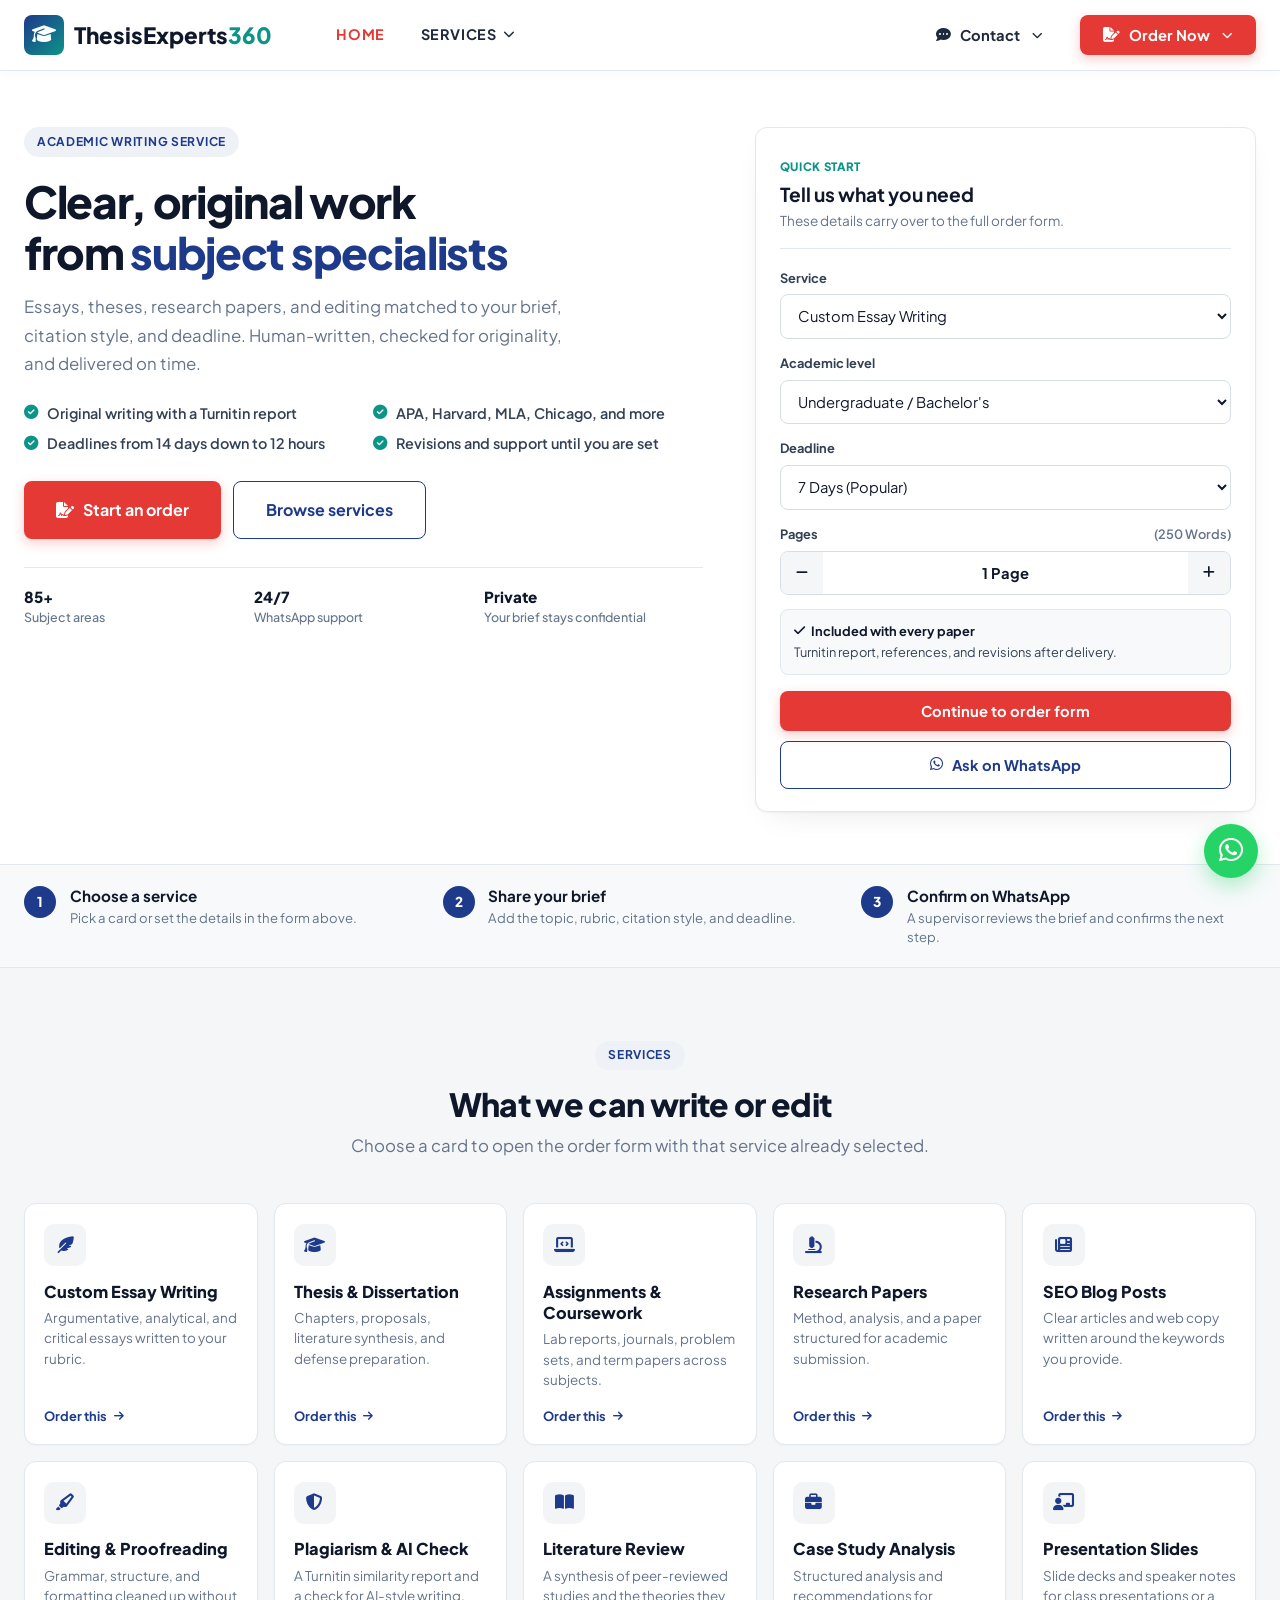
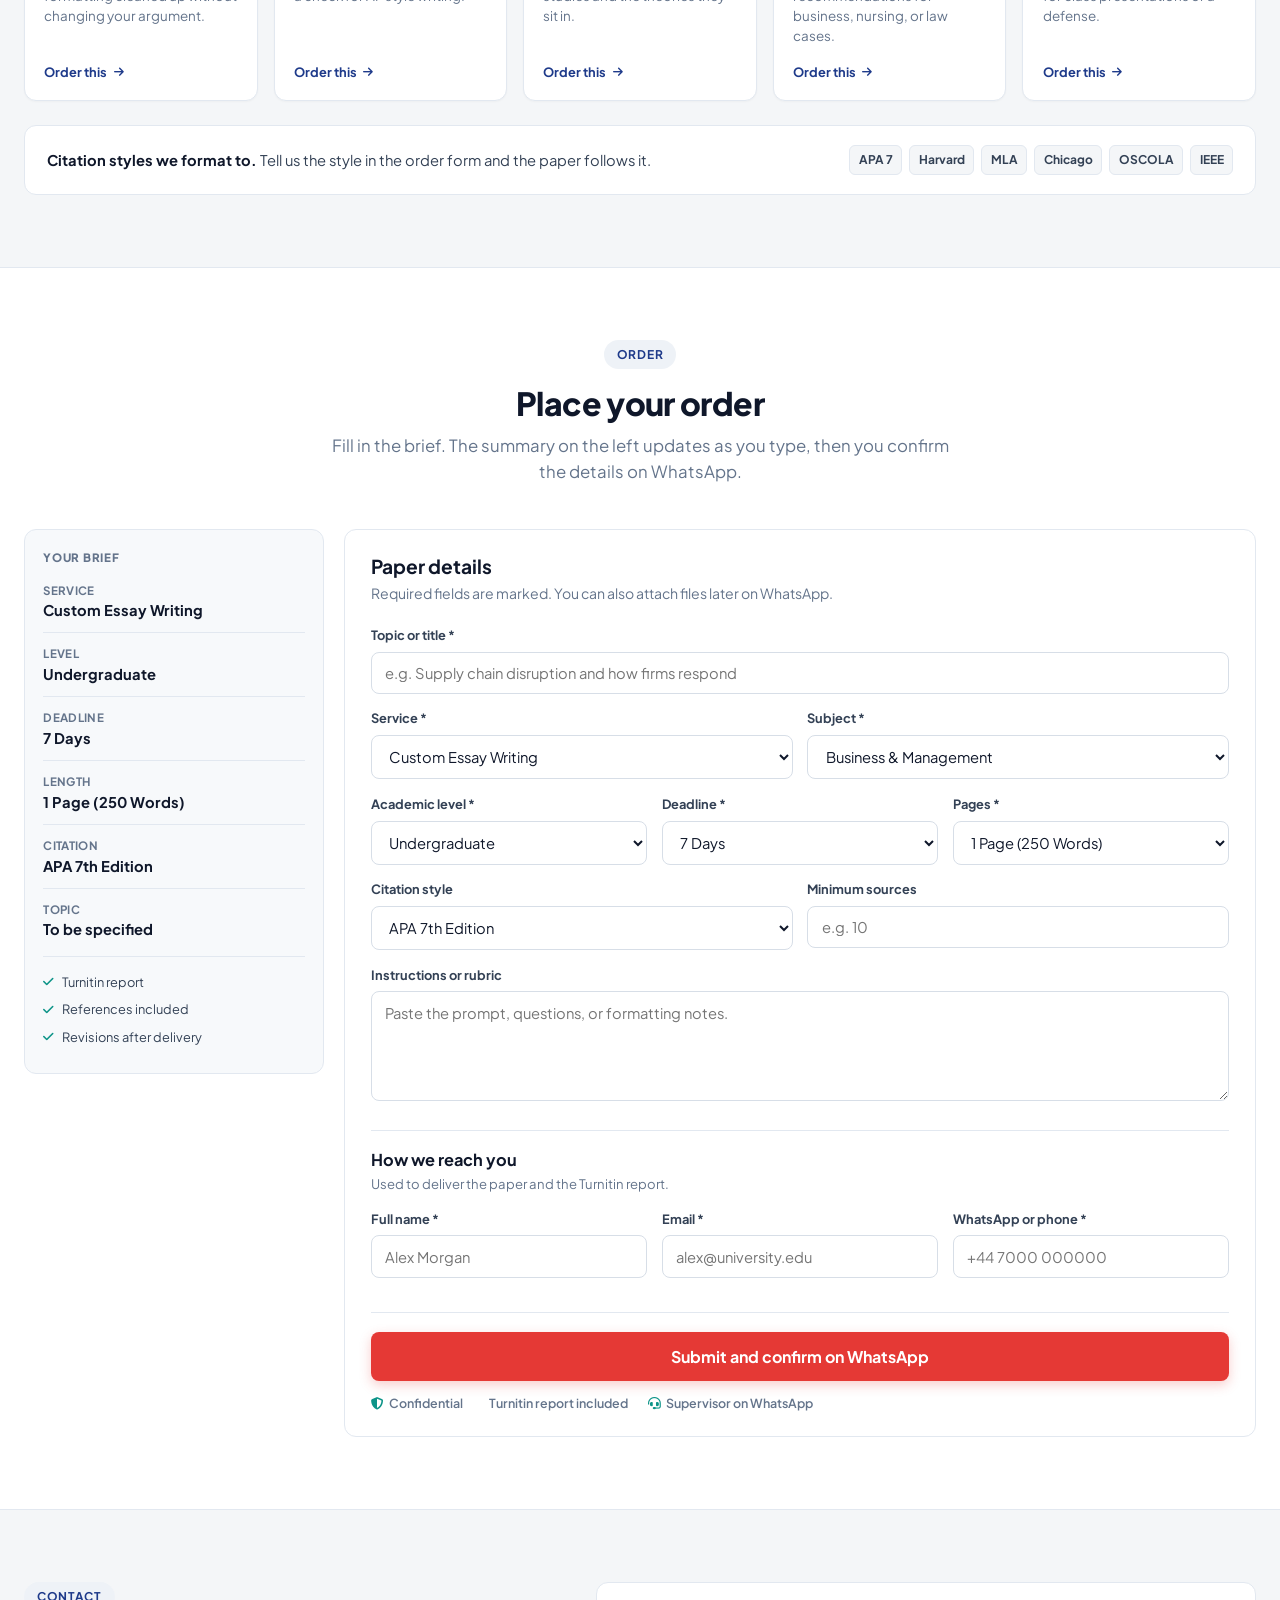
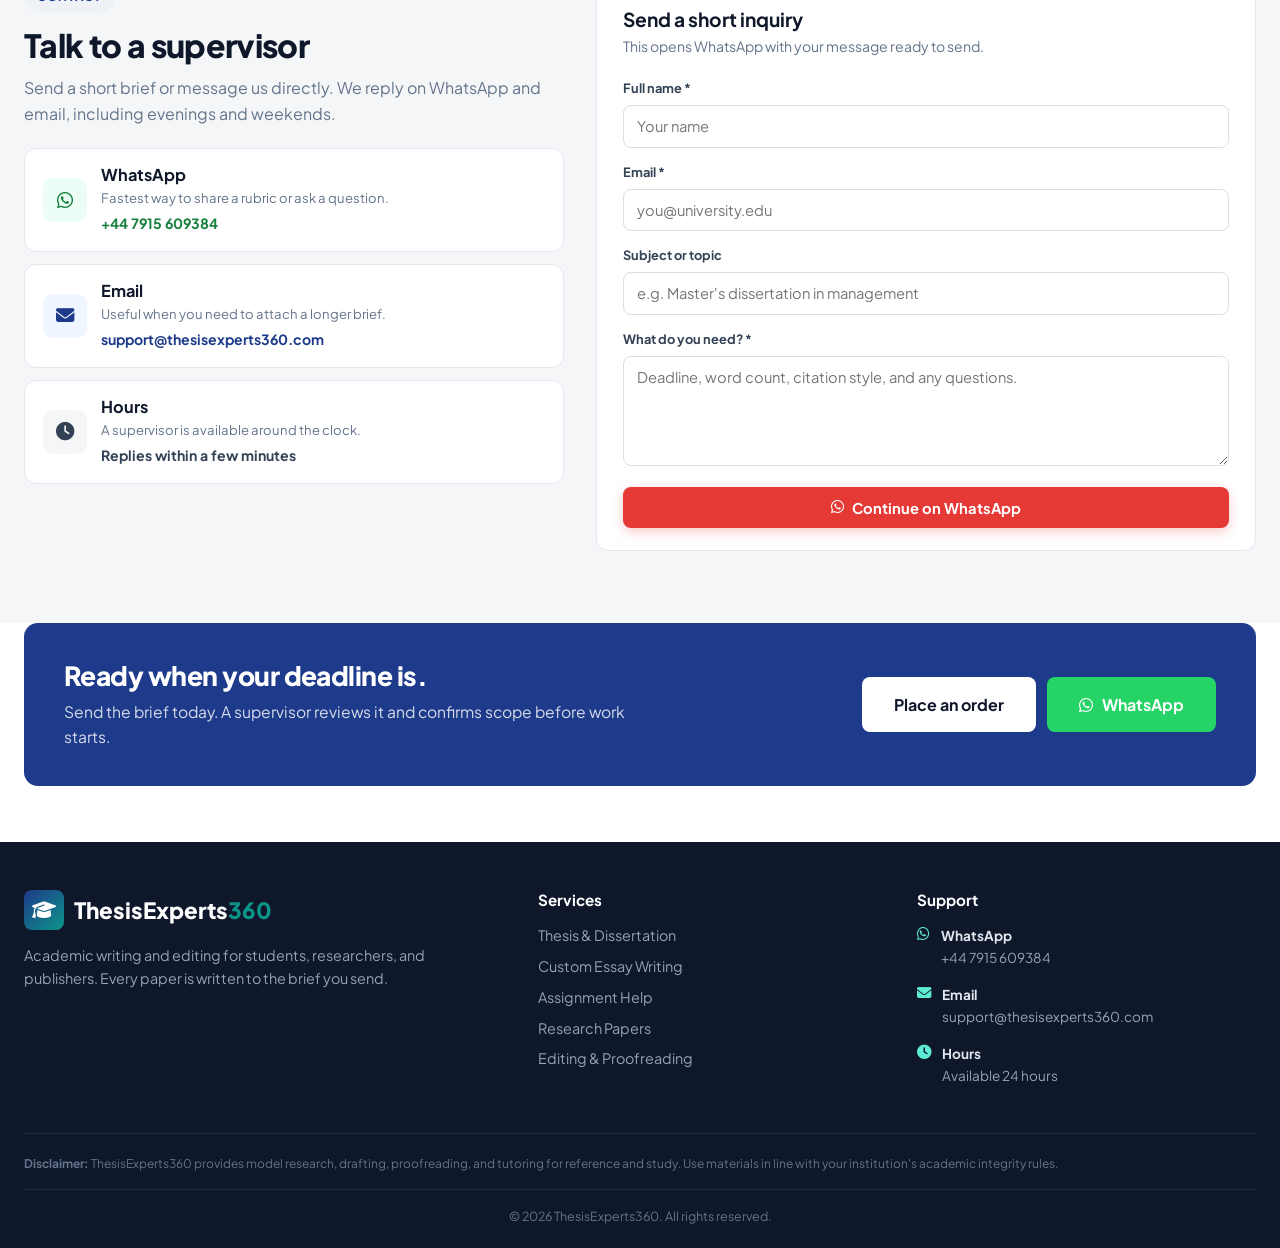
<file: index.html>
﻿<!DOCTYPE html>
<html lang="en">
<head>
  <meta charset="UTF-8">
  <meta name="viewport" content="width=device-width, initial-scale=1.0">
  <meta name="description" content="Premier Academic & Content Writing Services. Thesis, Dissertations, Essays, Assignments, SEO Blog Posts, and Editing by PhD Experts. 100% Original, AI-Free, and Turnitin Guaranteed.">
  <title>ThesisExperts360 | Premier Academic Writing & Blog Services</title>
  
  <link rel="preconnect" href="https://fonts.googleapis.com">
  <link rel="preconnect" href="https://fonts.gstatic.com" crossorigin>
  <link href="https://fonts.googleapis.com/css2?family=Plus+Jakarta+Sans:wght@400;500;600;700;800&display=swap" rel="stylesheet">
  
  <link rel="stylesheet" href="https://cdnjs.cloudflare.com/ajax/libs/font-awesome/6.4.0/css/all.min.css">
  <link rel="stylesheet" href="css/style.css">
</head>
<body>

<!-- ==========================================
     PART: Header & Navigation with Dropdowns
     ========================================== -->
<header class="site-header">
  <div class="container">
    <nav class="navbar">
      <!-- Brand Logo -->
      <a href="#hero" class="brand-logo">
        <div class="logo-icon"><i class="fas fa-graduation-cap"></i></div>
        <div>ThesisExperts<span class="highlight">360</span></div>
      </a>

      <!-- Center Nav: Home & Services Dropdown -->
      <ul class="nav-menu">
        <li><a href="#hero" class="nav-link active">HOME</a></li>

        <!-- SERVICES Mega Dropdown (All services consolidated here) -->
        <li class="nav-item-dropdown" id="servicesDropdown">
          <a href="#services" class="nav-link dropdown-toggle" role="button" aria-expanded="false">
            SERVICES <i class="fas fa-chevron-down dropdown-arrow"></i>
          </a>
          <div class="mega-dropdown-menu">
            <div class="mega-dropdown-grid">
              <!-- Column 1: Academic Writing -->
              <div class="mega-col">
                <div class="mega-col-header">ACADEMIC WRITING</div>
                <a href="#order" class="mega-item" data-select-service="essay">
                  <span class="mega-item-icon" style="background: #ffede8; color: #e11d48;"><i class="fas fa-feather-alt"></i></span>
                  <div>
                    <strong>Custom Essay Writing</strong>
                    <span>Argumentative, critical & analytical essays</span>
                  </div>
                </a>
                <a href="#order" class="mega-item" data-select-service="dissertation">
                  <span class="mega-item-icon" style="background: #eff6ff; color: #2563eb;"><i class="fas fa-graduation-cap"></i></span>
                  <div>
                    <strong>Thesis & Dissertation</strong>
                    <span>Full chapters, proposals & defense prep</span>
                  </div>
                </a>
                <a href="#order" class="mega-item" data-select-service="research-paper">
                  <span class="mega-item-icon" style="background: #fefce8; color: #ca8a04;"><i class="fas fa-microscope"></i></span>
                  <div>
                    <strong>Research Papers</strong>
                    <span>Empirical studies & data analysis</span>
                  </div>
                </a>
                <a href="#order" class="mega-item" data-select-service="literature-review">
                  <span class="mega-item-icon" style="background: #fff1f2; color: #e11d48;"><i class="fas fa-book-open"></i></span>
                  <div>
                    <strong>Literature Review</strong>
                    <span>Peer-reviewed source synthesis</span>
                  </div>
                </a>
                <a href="#order" class="mega-item" data-select-service="case-study">
                  <span class="mega-item-icon" style="background: #ecfeff; color: #0891b2;"><i class="fas fa-briefcase"></i></span>
                  <div>
                    <strong>Case Study Analysis</strong>
                    <span>Business, nursing & legal cases</span>
                  </div>
                </a>
              </div>

              <!-- Column 2: Editing & Digital Content -->
              <div class="mega-col">
                <div class="mega-col-header">EDITING & CONTENT</div>
                <a href="#order" class="mega-item" data-select-service="assignment">
                  <span class="mega-item-icon" style="background: #eef2ff; color: #4f46e5;"><i class="fas fa-laptop-code"></i></span>
                  <div>
                    <strong>Assignments & Coursework</strong>
                    <span>Lab reports, term papers & technical</span>
                  </div>
                </a>
                <a href="#order" class="mega-item" data-select-service="editing-proofreading">
                  <span class="mega-item-icon" style="background: #f0fdfa; color: #0d9488;"><i class="fas fa-highlighter"></i></span>
                  <div>
                    <strong>Editing & Proofreading</strong>
                    <span>Grammar polish & style formatting</span>
                  </div>
                </a>
                <a href="#order" class="mega-item" data-select-service="plagiarism-check">
                  <span class="mega-item-icon" style="background: #ecfdf5; color: #059669;"><i class="fas fa-shield-alt"></i></span>
                  <div>
                    <strong>Plagiarism & AI Check</strong>
                    <span>Official Turnitin similarity report</span>
                  </div>
                </a>
                <a href="#order" class="mega-item" data-select-service="blog-post">
                  <span class="mega-item-icon" style="background: #f5f3ff; color: #7c3aed;"><i class="fas fa-newspaper"></i></span>
                  <div>
                    <strong>SEO Blog Posts</strong>
                    <span>Rank-ready articles & web copy</span>
                  </div>
                </a>
                <a href="#order" class="mega-item" data-select-service="presentation">
                  <span class="mega-item-icon" style="background: #fff7ed; color: #ea580c;"><i class="fas fa-chalkboard-teacher"></i></span>
                  <div>
                    <strong>Presentation Slides</strong>
                    <span>Defense decks & speaker notes</span>
                  </div>
                </a>
              </div>
            </div>
          </div>
        </li>
      </ul>

      <!-- Right Action Dropdowns: Contact Dropdown & Order Now Dropdown -->
      <div class="nav-actions">
        <!-- 1. Contact Dropdown Button -->
        <div class="action-dropdown-wrapper" id="contactDropdownWrapper">
          <button type="button" class="btn btn-outline-contact dropdown-trigger" id="contactDropdownBtn" aria-haspopup="true" aria-expanded="false">
            <i class="fas fa-comment-dots"></i> <span>Contact</span> <i class="fas fa-chevron-down arrow-indicator"></i>
          </button>
          <div class="action-popover-menu" id="contactPopoverMenu">
            <div class="popover-arrow"></div>
            <div class="popover-title">Choose How to Reach Us</div>
            <a href="https://wa.me/447915609384" target="_blank" class="popover-option whatsapp-opt">
              <span class="popover-icon-box" style="background: #dcfce7; color: #16a34a;">
                <i class="fab fa-whatsapp"></i>
              </span>
              <div class="popover-text">
                <strong>Contact via WhatsApp</strong>
                <span>+44 7915 609384 &bull; Instant Reply</span>
              </div>
              <i class="fas fa-arrow-right popover-chevron"></i>
            </a>
            <a href="mailto:support@thesisexperts360.com" class="popover-option email-opt">
              <span class="popover-icon-box" style="background: #eff6ff; color: #2563eb;">
                <i class="fas fa-envelope"></i>
              </span>
              <div class="popover-text">
                <strong>Contact via Email</strong>
                <span>support@thesisexperts360.com</span>
              </div>
              <i class="fas fa-arrow-right popover-chevron"></i>
            </a>
          </div>
        </div>

        <!-- 2. Order Now Dropdown Button (Red Style) -->
        <div class="action-dropdown-wrapper" id="orderDropdownWrapper">
          <button type="button" class="btn btn-red dropdown-trigger" id="orderDropdownBtn" aria-haspopup="true" aria-expanded="false">
            <i class="fas fa-file-signature"></i> <span>Order Now</span> <i class="fas fa-chevron-down arrow-indicator"></i>
          </button>
          <div class="action-popover-menu" id="orderPopoverMenu">
            <div class="popover-arrow"></div>
            <div class="popover-title">Select Order Method</div>
            <a href="https://wa.me/447915609384?text=Hello%20ThesisExperts360%2C%20I%20would%20like%20to%20place%20a%20new%20academic%20assignment%20order." target="_blank" class="popover-option whatsapp-opt">
              <span class="popover-icon-box" style="background: #dcfce7; color: #16a34a;">
                <i class="fab fa-whatsapp"></i>
              </span>
              <div class="popover-text">
                <strong>Order via WhatsApp</strong>
                <span>Instant dispatch & supervisor review</span>
              </div>
              <i class="fas fa-arrow-right popover-chevron"></i>
            </a>
            <a href="#order" class="popover-option website-opt" id="orderViaWebsiteLink">
              <span class="popover-icon-box" style="background: #ffede8; color: #e11d48;">
                <i class="fas fa-edit"></i>
              </span>
              <div class="popover-text">
                <strong>Order via Website Form</strong>
                <span>Fill paper specs & formatting details</span>
              </div>
              <i class="fas fa-arrow-right popover-chevron"></i>
            </a>
          </div>
        </div>

        <button class="mobile-nav-toggle" aria-label="Toggle navigation">
          <i class="fas fa-bars"></i>
        </button>
      </div>
    </nav>
  </div>
</header>


<!-- ==========================================
     PART: Hero Section & Assignment Inquiry
     ========================================== -->
<section class="hero-section" id="hero">
  <div class="container">
    <div class="hero-grid">
      <div class="hero-content">
        <div class="section-badge">Academic writing service</div>
        <h1 class="hero-title">Clear, original work from <span>subject specialists</span></h1>
        <p class="hero-description">
          Essays, theses, research papers, and editing matched to your brief, citation style, and deadline. Human-written, checked for originality, and delivered on time.
        </p>

        <div class="hero-features-list">
          <div class="hero-feature-item">
            <i class="fas fa-check-circle"></i> Original writing with a Turnitin report
          </div>
          <div class="hero-feature-item">
            <i class="fas fa-check-circle"></i> APA, Harvard, MLA, Chicago, and more
          </div>
          <div class="hero-feature-item">
            <i class="fas fa-check-circle"></i> Deadlines from 14 days down to 12 hours
          </div>
          <div class="hero-feature-item">
            <i class="fas fa-check-circle"></i> Revisions and support until you are set
          </div>
        </div>

        <div class="hero-cta-group">
          <a href="#order" class="btn btn-red btn-lg">
            <i class="fas fa-file-signature"></i> Start an order
          </a>
          <a href="#services" class="btn btn-outline btn-lg">
            Browse services
          </a>
        </div>

        <div class="hero-trust-bar">
          <div class="trust-item">
            <div class="trust-text">
              85+
              <span>Subject areas</span>
            </div>
          </div>
          <div class="trust-item">
            <div class="trust-text">
              24/7
              <span>WhatsApp support</span>
            </div>
          </div>
          <div class="trust-item">
            <div class="trust-text">
              Private
              <span>Your brief stays confidential</span>
            </div>
          </div>
        </div>
      </div>

      <div class="hero-calculator">
        <div class="calculator-card">
          <div class="card-header">
            <span class="card-badge">QUICK START</span>
            <h3 class="card-title">Tell us what you need</h3>
            <p class="card-lead">These details carry over to the full order form.</p>
          </div>

          <form id="hero-calculator-form">
            <div class="form-group">
              <label class="form-label" for="calc-service">Service</label>
              <select id="calc-service" class="form-select">
                <option value="essay">Custom Essay Writing</option>
                <option value="dissertation">Thesis & Dissertation</option>
                <option value="assignment">Assignments & Coursework</option>
                <option value="research-paper">Research Papers</option>
                <option value="blog-post">SEO Blog Posts</option>
                <option value="editing-proofreading">Editing & Proofreading</option>
                <option value="plagiarism-check">Plagiarism & AI Check</option>
                <option value="literature-review">Literature Review</option>
                <option value="case-study">Case Study Analysis</option>
                <option value="presentation">Presentation Slides</option>
              </select>
            </div>

            <div class="form-group">
              <label class="form-label" for="calc-level">Academic level</label>
              <select id="calc-level" class="form-select">
                <option value="undergraduate" selected>Undergraduate / Bachelor's</option>
                <option value="masters">Master's / Postgraduate</option>
                <option value="phd">PhD / Doctoral</option>
                <option value="college">College / Diploma</option>
                <option value="high-school">High School</option>
              </select>
            </div>

            <div class="form-group">
              <label class="form-label" for="calc-deadline">Deadline</label>
              <select id="calc-deadline" class="form-select">
                <option value="14d">14 Days (Standard)</option>
                <option value="7d" selected>7 Days (Popular)</option>
                <option value="5d">5 Days</option>
                <option value="3d">3 Days</option>
                <option value="48h">48 Hours (Urgent)</option>
                <option value="24h">24 Hours (Express)</option>
                <option value="12h">12 Hours (Super Fast)</option>
              </select>
            </div>

            <div class="form-group">
              <div style="display: flex; justify-content: space-between; margin-bottom: 0.35rem;">
                <label class="form-label" style="margin-bottom: 0;">Pages</label>
                <span id="calc-words-display" style="font-size: 0.8rem; color: var(--text-muted); font-weight: 600;">250 words</span>
              </div>
              <div class="counter-input-group">
                <button type="button" class="counter-btn" id="calc-btn-minus" aria-label="Fewer pages"><i class="fas fa-minus"></i></button>
                <div class="counter-display" id="calc-pages-display">1 Page</div>
                <button type="button" class="counter-btn" id="calc-btn-plus" aria-label="More pages"><i class="fas fa-plus"></i></button>
              </div>
            </div>

            <div class="inquiry-note">
              <strong><i class="fas fa-check"></i> Included with every paper</strong>
              Turnitin report, references, and revisions after delivery.
            </div>

            <div class="inquiry-actions">
              <button type="button" id="calc-order-btn" class="btn btn-red btn-block">
                Continue to order form
              </button>
              <a href="https://wa.me/447915609384" id="calc-whatsapp-btn" target="_blank" class="btn btn-outline btn-block">
                <i class="fab fa-whatsapp"></i> Ask on WhatsApp
              </a>
            </div>
          </form>
        </div>
      </div>
    </div>
  </div>
</section>

<section class="steps-band" aria-label="How ordering works">
  <div class="container">
    <div class="steps-row">
      <div class="step-item">
        <div class="step-num">1</div>
        <div>
          <h3>Choose a service</h3>
          <p>Pick a card or set the details in the form above.</p>
        </div>
      </div>
      <div class="step-item">
        <div class="step-num">2</div>
        <div>
          <h3>Share your brief</h3>
          <p>Add the topic, rubric, citation style, and deadline.</p>
        </div>
      </div>
      <div class="step-item">
        <div class="step-num">3</div>
        <div>
          <h3>Confirm on WhatsApp</h3>
          <p>A supervisor reviews the brief and confirms the next step.</p>
        </div>
      </div>
    </div>
  </div>
</section>


<!-- ==========================================
     PART: Services Cards
     ========================================== -->
<section class="section-padding services-section" id="services">
  <div class="container">
    <div class="section-header">
      <span class="section-badge">Services</span>
      <h2>What we can write or edit</h2>
      <p class="section-subtitle">
        Choose a card to open the order form with that service already selected.
      </p>
    </div>

    <div class="services-ilove-grid">
      <div class="ilove-card" data-select-service="essay">
        <div class="ilove-icon-badge" style="background: #f3f4f6; color: #1e3a8a;">
          <i class="fas fa-feather-alt"></i>
        </div>
        <h3 class="ilove-card-title">Custom Essay Writing</h3>
        <p class="ilove-card-desc">
          Argumentative, analytical, and critical essays written to your rubric.
        </p>
        <span class="ilove-card-action">Order this <i class="fas fa-arrow-right"></i></span>
      </div>

      <div class="ilove-card" data-select-service="dissertation">
        <div class="ilove-icon-badge" style="background: #f3f4f6; color: #1e3a8a;">
          <i class="fas fa-graduation-cap"></i>
        </div>
        <h3 class="ilove-card-title">Thesis & Dissertation</h3>
        <p class="ilove-card-desc">
          Chapters, proposals, literature synthesis, and defense preparation.
        </p>
        <span class="ilove-card-action">Order this <i class="fas fa-arrow-right"></i></span>
      </div>

      <div class="ilove-card" data-select-service="assignment">
        <div class="ilove-icon-badge" style="background: #f3f4f6; color: #1e3a8a;">
          <i class="fas fa-laptop-code"></i>
        </div>
        <h3 class="ilove-card-title">Assignments & Coursework</h3>
        <p class="ilove-card-desc">
          Lab reports, journals, problem sets, and term papers across subjects.
        </p>
        <span class="ilove-card-action">Order this <i class="fas fa-arrow-right"></i></span>
      </div>

      <div class="ilove-card" data-select-service="research-paper">
        <div class="ilove-icon-badge" style="background: #f3f4f6; color: #1e3a8a;">
          <i class="fas fa-microscope"></i>
        </div>
        <h3 class="ilove-card-title">Research Papers</h3>
        <p class="ilove-card-desc">
          Method, analysis, and a paper structured for academic submission.
        </p>
        <span class="ilove-card-action">Order this <i class="fas fa-arrow-right"></i></span>
      </div>

      <div class="ilove-card" data-select-service="blog-post">
        <div class="ilove-icon-badge" style="background: #f3f4f6; color: #1e3a8a;">
          <i class="fas fa-newspaper"></i>
        </div>
        <h3 class="ilove-card-title">SEO Blog Posts</h3>
        <p class="ilove-card-desc">
          Clear articles and web copy written around the keywords you provide.
        </p>
        <span class="ilove-card-action">Order this <i class="fas fa-arrow-right"></i></span>
      </div>

      <div class="ilove-card" data-select-service="editing-proofreading">
        <div class="ilove-icon-badge" style="background: #f3f4f6; color: #1e3a8a;">
          <i class="fas fa-highlighter"></i>
        </div>
        <h3 class="ilove-card-title">Editing & Proofreading</h3>
        <p class="ilove-card-desc">
          Grammar, structure, and formatting cleaned up without changing your argument.
        </p>
        <span class="ilove-card-action">Order this <i class="fas fa-arrow-right"></i></span>
      </div>

      <div class="ilove-card" data-select-service="plagiarism-check">
        <div class="ilove-icon-badge" style="background: #f3f4f6; color: #1e3a8a;">
          <i class="fas fa-shield-alt"></i>
        </div>
        <h3 class="ilove-card-title">Plagiarism & AI Check</h3>
        <p class="ilove-card-desc">
          A Turnitin similarity report and a check for AI-style writing.
        </p>
        <span class="ilove-card-action">Order this <i class="fas fa-arrow-right"></i></span>
      </div>

      <div class="ilove-card" data-select-service="literature-review">
        <div class="ilove-icon-badge" style="background: #f3f4f6; color: #1e3a8a;">
          <i class="fas fa-book-open"></i>
        </div>
        <h3 class="ilove-card-title">Literature Review</h3>
        <p class="ilove-card-desc">
          A synthesis of peer-reviewed studies and the theories they sit in.
        </p>
        <span class="ilove-card-action">Order this <i class="fas fa-arrow-right"></i></span>
      </div>

      <div class="ilove-card" data-select-service="case-study">
        <div class="ilove-icon-badge" style="background: #f3f4f6; color: #1e3a8a;">
          <i class="fas fa-briefcase"></i>
        </div>
        <h3 class="ilove-card-title">Case Study Analysis</h3>
        <p class="ilove-card-desc">
          Structured analysis and recommendations for business, nursing, or law cases.
        </p>
        <span class="ilove-card-action">Order this <i class="fas fa-arrow-right"></i></span>
      </div>

      <div class="ilove-card" data-select-service="presentation">
        <div class="ilove-icon-badge" style="background: #f3f4f6; color: #1e3a8a;">
          <i class="fas fa-chalkboard-teacher"></i>
        </div>
        <h3 class="ilove-card-title">Presentation Slides</h3>
        <p class="ilove-card-desc">
          Slide decks and speaker notes for class presentations or a defense.
        </p>
        <span class="ilove-card-action">Order this <i class="fas fa-arrow-right"></i></span>
      </div>
    </div>

    <div class="services-note">
      <p><strong>Citation styles we format to.</strong> Tell us the style in the order form and the paper follows it.</p>
      <div class="citation-list">
        <span>APA 7</span>
        <span>Harvard</span>
        <span>MLA</span>
        <span>Chicago</span>
        <span>OSCOLA</span>
        <span>IEEE</span>
      </div>
    </div>
  </div>
</section>


<!-- ==========================================
     PART: Order Form
     ========================================== -->
<section class="section-padding order-section-wrapper" id="order">
  <div class="container">
    <div class="section-header">
      <span class="section-badge">Order</span>
      <h2>Place your order</h2>
      <p class="section-subtitle">
        Fill in the brief. The summary on the left updates as you type, then you confirm the details on WhatsApp.
      </p>
    </div>

    <div class="order-layout">
      <aside class="order-side" aria-live="polite">
        <div class="order-side-label">Your brief</div>
        <div class="summary-list">
          <div class="summary-row">
            <span>Service</span>
            <strong id="summary-service-text">Custom Essay Writing</strong>
          </div>
          <div class="summary-row">
            <span>Level</span>
            <strong id="summary-level-text">Undergraduate</strong>
          </div>
          <div class="summary-row">
            <span>Deadline</span>
            <strong id="summary-deadline-text">7 Days</strong>
          </div>
          <div class="summary-row">
            <span>Length</span>
            <strong id="summary-pages-text">1 Page (250 Words)</strong>
          </div>
          <div class="summary-row">
            <span>Citation</span>
            <strong id="summary-format-text">APA 7th Edition</strong>
          </div>
          <div class="summary-row">
            <span>Topic</span>
            <strong id="summary-topic-text">To be specified</strong>
          </div>
        </div>
        <ul class="side-includes">
          <li><i class="fas fa-check"></i> Turnitin report</li>
          <li><i class="fas fa-check"></i> References included</li>
          <li><i class="fas fa-check"></i> Revisions after delivery</li>
        </ul>
      </aside>

      <div class="order-form-card">
        <div class="form-card-header">
          <h3>Paper details</h3>
          <p>Required fields are marked. You can also attach files later on WhatsApp.</p>
        </div>

        <form id="main-order-form">
          <div class="form-group">
            <label class="form-label" for="order-topic">Topic or title *</label>
            <input type="text" id="order-topic" class="form-control" placeholder="e.g. Supply chain disruption and how firms respond" required>
          </div>

          <div class="form-grid-2">
            <div class="form-group">
              <label class="form-label" for="order-service">Service *</label>
              <select id="order-service" class="form-select" required>
                <option value="essay">Custom Essay Writing</option>
                <option value="dissertation">Thesis & Dissertation</option>
                <option value="assignment">Assignments & Coursework</option>
                <option value="research-paper">Research Papers</option>
                <option value="blog-post">SEO Blog Posts</option>
                <option value="editing-proofreading">Editing & Proofreading</option>
                <option value="plagiarism-check">Plagiarism & AI Check</option>
                <option value="literature-review">Literature Review</option>
                <option value="case-study">Case Study Analysis</option>
                <option value="presentation">Presentation Slides</option>
              </select>
            </div>

            <div class="form-group">
              <label class="form-label" for="order-subject">Subject *</label>
              <select id="order-subject" class="form-select" required>
                <option value="business">Business & Management</option>
                <option value="nursing">Nursing & Healthcare</option>
                <option value="law">Law & Criminology</option>
                <option value="cs">Computer Science & IT</option>
                <option value="finance">Economics & Finance</option>
                <option value="engineering">Engineering</option>
                <option value="psychology">Psychology & Social Sciences</option>
                <option value="marketing">Marketing & Digital Media</option>
                <option value="literature">Literature & Humanities</option>
                <option value="other">Other / Multi-disciplinary</option>
              </select>
            </div>
          </div>

          <div class="form-grid-3">
            <div class="form-group">
              <label class="form-label" for="order-level">Academic level *</label>
              <select id="order-level" class="form-select" required>
                <option value="undergraduate" selected>Undergraduate</option>
                <option value="masters">Master's</option>
                <option value="phd">PhD / Doctorate</option>
                <option value="college">College / Diploma</option>
                <option value="high-school">High School</option>
              </select>
            </div>

            <div class="form-group">
              <label class="form-label" for="order-deadline">Deadline *</label>
              <select id="order-deadline" class="form-select" required>
                <option value="14d">14 Days</option>
                <option value="7d" selected>7 Days</option>
                <option value="5d">5 Days</option>
                <option value="3d">3 Days</option>
                <option value="48h">48 Hours (Urgent)</option>
                <option value="24h">24 Hours (Express)</option>
                <option value="12h">12 Hours (Super Fast)</option>
              </select>
            </div>

            <div class="form-group">
              <label class="form-label" for="order-pages">Pages *</label>
              <select id="order-pages" class="form-select" required>
                <option value="1">1 Page (250 Words)</option>
                <option value="2">2 Pages (500 Words)</option>
                <option value="3">3 Pages (750 Words)</option>
                <option value="4">4 Pages (1,000 Words)</option>
                <option value="5">5 Pages (1,250 Words)</option>
                <option value="6">6 Pages (1,500 Words)</option>
                <option value="8">8 Pages (2,000 Words)</option>
                <option value="10">10 Pages (2,500 Words)</option>
                <option value="12">12 Pages (3,000 Words)</option>
                <option value="15">15 Pages (3,750 Words)</option>
                <option value="20">20 Pages (5,000 Words)</option>
                <option value="30">30 Pages (7,500 Words)</option>
                <option value="40">40 Pages (10,000 Words)</option>
              </select>
            </div>
          </div>

          <div class="form-grid-2">
            <div class="form-group">
              <label class="form-label" for="order-format">Citation style</label>
              <select id="order-format" class="form-select">
                <option value="apa7">APA 7th Edition</option>
                <option value="harvard">Harvard Style</option>
                <option value="mla9">MLA 9th Edition</option>
                <option value="chicago">Chicago / Turabian</option>
                <option value="oscola">OSCOLA (Law)</option>
                <option value="ieee">IEEE</option>
                <option value="vancouver">Vancouver</option>
                <option value="other">Other / Follow Rubric</option>
              </select>
            </div>

            <div class="form-group">
              <label class="form-label" for="order-sources">Minimum sources</label>
              <input type="number" id="order-sources" class="form-control" placeholder="e.g. 10" min="1" max="100">
            </div>
          </div>

          <div class="form-group">
            <label class="form-label" for="order-instructions">Instructions or rubric</label>
            <textarea id="order-instructions" class="form-control" rows="4" placeholder="Paste the prompt, questions, or formatting notes."></textarea>
          </div>

          <div class="form-sub-header">
            <h4>How we reach you</h4>
            <p>Used to deliver the paper and the Turnitin report.</p>
          </div>

          <div class="form-grid-3">
            <div class="form-group">
              <label class="form-label" for="order-name">Full name *</label>
              <input type="text" id="order-name" class="form-control" placeholder="Alex Morgan" required>
            </div>

            <div class="form-group">
              <label class="form-label" for="order-email">Email *</label>
              <input type="email" id="order-email" class="form-control" placeholder="alex@university.edu" required>
            </div>

            <div class="form-group">
              <label class="form-label" for="order-phone">WhatsApp or phone *</label>
              <input type="tel" id="order-phone" class="form-control" placeholder="+44 7000 000000" required>
            </div>
          </div>

          <div class="form-submit-wrapper">
            <button type="submit" class="btn btn-red btn-lg btn-block order-submit-btn">
              Submit and confirm on WhatsApp
            </button>
            <div class="submit-guarantees-note">
              <span><i class="fas fa-shield-alt"></i> Confidential</span>
              <span><i class="fas fa-file-check"></i> Turnitin report included</span>
              <span><i class="fas fa-headset"></i> Supervisor on WhatsApp</span>
            </div>
          </div>
        </form>
      </div>
    </div>
  </div>
</section>


<!-- ==========================================
     PART: Contact & Consultation Section
     ========================================== -->
<section class="section-padding contact-section-wrapper" id="contact">
  <div class="container">
    <div class="contact-grid">
      <div class="contact-info-col">
        <div class="contact-intro">
          <span class="section-badge">Contact</span>
          <h2>Talk to a supervisor</h2>
          <p>Send a short brief or message us directly. We reply on WhatsApp and email, including evenings and weekends.</p>
        </div>

        <div class="contact-info-stack">
          <a href="https://wa.me/447915609384" target="_blank" class="contact-card">
            <div class="contact-icon" style="background: #ecfdf5; color: #15803d;">
              <i class="fab fa-whatsapp"></i>
            </div>
            <div>
              <h4>WhatsApp</h4>
              <p>Fastest way to share a rubric or ask a question.</p>
              <strong style="color: #15803d;">+44 7915 609384</strong>
            </div>
          </a>

          <a href="mailto:support@thesisexperts360.com" class="contact-card">
            <div class="contact-icon" style="background: #eff6ff; color: #1e3a8a;">
              <i class="fas fa-envelope"></i>
            </div>
            <div>
              <h4>Email</h4>
              <p>Useful when you need to attach a longer brief.</p>
              <strong style="color: #1e3a8a;">support@thesisexperts360.com</strong>
            </div>
          </a>

          <div class="contact-card">
            <div class="contact-icon" style="background: #f4f6f8; color: #334155;">
              <i class="fas fa-clock"></i>
            </div>
            <div>
              <h4>Hours</h4>
              <p>A supervisor is available around the clock.</p>
              <strong>Replies within a few minutes</strong>
            </div>
          </div>
        </div>
      </div>

      <div class="contact-form-col">
        <div class="contact-form-card">
          <div class="form-card-header">
            <h3>Send a short inquiry</h3>
            <p>This opens WhatsApp with your message ready to send.</p>
          </div>

          <form id="contact-inquiry-form" onsubmit="event.preventDefault(); window.location.href='https://wa.me/447915609384?text=' + encodeURIComponent('Hi ThesisExperts360, I would like to inquire about academic writing support for: ' + document.getElementById('contact-subject').value + '. ' + document.getElementById('contact-msg').value);">
            <div class="form-group">
              <label class="form-label" for="contact-name">Full name *</label>
              <input type="text" id="contact-name" class="form-control" placeholder="Your name" required>
            </div>

            <div class="form-group">
              <label class="form-label" for="contact-email">Email *</label>
              <input type="email" id="contact-email" class="form-control" placeholder="you@university.edu" required>
            </div>

            <div class="form-group">
              <label class="form-label" for="contact-subject">Subject or topic</label>
              <input type="text" id="contact-subject" class="form-control" placeholder="e.g. Master's dissertation in management">
            </div>

            <div class="form-group">
              <label class="form-label" for="contact-msg">What do you need? *</label>
              <textarea id="contact-msg" class="form-control" rows="4" placeholder="Deadline, word count, citation style, and any questions." required></textarea>
            </div>

            <button type="submit" class="btn btn-red btn-block">
              <i class="fab fa-whatsapp"></i> Continue on WhatsApp
            </button>
          </form>
        </div>
      </div>
    </div>
  </div>
</section>


<!-- ==========================================
     PART: CTA Banner & Footer
     ========================================== -->
<section class="cta-wrap">
  <div class="container">
    <div class="cta-banner">
      <div class="cta-banner-grid">
        <div class="cta-banner-content">
          <h2>Ready when your deadline is.</h2>
          <p>Send the brief today. A supervisor reviews it and confirms scope before work starts.</p>
        </div>
        <div class="cta-buttons">
          <a href="#order" class="btn btn-lg btn-light">
            Place an order
          </a>
          <a href="https://wa.me/447915609384" target="_blank" class="btn btn-whatsapp btn-lg">
            <i class="fab fa-whatsapp"></i> WhatsApp
          </a>
        </div>
      </div>
    </div>
  </div>
</section>

<footer class="site-footer">
  <div class="container">
    <div class="footer-grid">
      <div class="footer-col footer-brand">
        <a href="#hero" class="brand-logo" style="color: var(--white);">
          <div class="logo-icon"><i class="fas fa-graduation-cap"></i></div>
          <div>ThesisExperts<span class="highlight">360</span></div>
        </a>
        <p>
          Academic writing and editing for students, researchers, and publishers. Every paper is written to the brief you send.
        </p>
      </div>

      <div class="footer-col">
        <h4>Services</h4>
        <ul class="footer-links">
          <li><a href="#services">Thesis & Dissertation</a></li>
          <li><a href="#services">Custom Essay Writing</a></li>
          <li><a href="#services">Assignment Help</a></li>
          <li><a href="#services">Research Papers</a></li>
          <li><a href="#services">Editing & Proofreading</a></li>
        </ul>
      </div>

      <div class="footer-col">
        <h4>Support</h4>
        <div class="footer-contact-item">
          <i class="fab fa-whatsapp"></i>
          <div>
            <strong>WhatsApp</strong>
            <p><a href="https://wa.me/447915609384" target="_blank">+44 7915 609384</a></p>
          </div>
        </div>
        <div class="footer-contact-item">
          <i class="fas fa-envelope"></i>
          <div>
            <strong>Email</strong>
            <p><a href="mailto:support@thesisexperts360.com">support@thesisexperts360.com</a></p>
          </div>
        </div>
        <div class="footer-contact-item">
          <i class="fas fa-clock"></i>
          <div>
            <strong>Hours</strong>
            <p>Available 24 hours</p>
          </div>
        </div>
      </div>
    </div>

    <div class="footer-disclaimer">
      <strong>Disclaimer:</strong> ThesisExperts360 provides model research, drafting, proofreading, and tutoring for reference and study. Use materials in line with your institution's academic integrity rules.
    </div>

    <div class="footer-bottom">
      <p>&copy; 2026 ThesisExperts360. All rights reserved.</p>
    </div>
  </div>
</footer>

<a href="https://wa.me/447915609384" target="_blank" class="floating-whatsapp" aria-label="Chat on WhatsApp">
  <i class="fab fa-whatsapp"></i>
  <span class="tooltip-text">Chat with an advisor</span>
</a>

  <script src="js/main.js"></script>
</body>
</html>
</file>
<file: css/style.css>
/* ==========================================================================
   Thesis & Assignment Experts - Modern SaaS Stylesheet
   Services Mega-Dropdown & Popover Action Buttons (Contact / Order)
   ========================================================================== */

:root {
  --primary: #1e3a8a;          /* Deep Trust Academic Navy */
  --primary-hover: #172554;
  --primary-light: #eff6ff;
  --secondary: #0d9488;        /* Emerald Teal Accent */
  --secondary-hover: #0f766e;
  --secondary-light: #ccfbf1;
  --red-accent: #e53935;       /* Signature Red Button */
  --red-hover: #d32f2f;
  --dark: #0f172a;             /* Slate 900 */
  --dark-soft: #334155;
  --gray-bg: #f8fafc;
  --gray-border: #e2e8f0;
  --text-main: #334155;
  --text-muted: #64748b;
  --white: #ffffff;
  --radius-sm: 8px;
  --radius: 14px;
  --radius-lg: 18px;
  --radius-full: 9999px;
  --shadow-sm: 0 1px 3px rgba(0, 0, 0, 0.05);
  --shadow-md: 0 8px 24px -4px rgba(15, 23, 42, 0.08);
  --shadow-lg: 0 18px 38px -8px rgba(15, 23, 42, 0.14);
  --transition: 0.25s cubic-bezier(0.16, 1, 0.3, 1);
}

/* Reset & Base */
*, *::before, *::after {
  box-sizing: border-box;
  margin: 0;
  padding: 0;
}

html {
  scroll-behavior: smooth;
  scroll-padding-top: 85px;
  font-size: 16px;
}

body {
  font-family: 'Plus Jakarta Sans', system-ui, -apple-system, BlinkMacSystemFont, 'Segoe UI', Roboto, sans-serif;
  color: var(--text-main);
  background-color: #f4f6f8;
  line-height: 1.65;
  -webkit-font-smoothing: antialiased;
  overflow-x: hidden;
}

a {
  text-decoration: none;
  color: inherit;
  transition: var(--transition);
}

ul {
  list-style: none;
}

.container {
  width: 100%;
  max-width: 1280px;
  margin: 0 auto;
  padding: 0 1.5rem;
}

/* Typography */
h1, h2, h3, h4 {
  color: var(--dark);
  font-weight: 800;
  line-height: 1.25;
}

h1 { font-size: 2.85rem; letter-spacing: -0.03em; font-weight: 800; }
h2 { font-size: 2rem; letter-spacing: -0.02em; margin-bottom: 0.6rem; font-weight: 800; }
h3 { font-size: 1.15rem; font-weight: 700; }
h4 { font-size: 1.02rem; font-weight: 700; }

.section-header {
  text-align: center;
  max-width: 640px;
  margin: 0 auto 2.75rem auto;
}

.section-badge {
  display: inline-flex;
  align-items: center;
  gap: 0.5rem;
  padding: 0.35rem 1rem;
  background: var(--primary-light);
  color: var(--primary);
  font-size: 0.85rem;
  font-weight: 700;
  border-radius: var(--radius-full);
  text-transform: uppercase;
  letter-spacing: 0.05em;
  margin-bottom: 0.85rem;
}

.section-subtitle {
  color: var(--text-muted);
  font-size: 1.05rem;
  line-height: 1.55;
}

/* ==========================================================================
   Header Navbar & Mega Dropdown
   ========================================================================== */
.site-header {
  position: sticky;
  top: 0;
  z-index: 1000;
  background: rgba(255, 255, 255, 0.98);
  backdrop-filter: blur(12px);
  border-bottom: 1px solid var(--gray-border);
  box-shadow: 0 2px 10px rgba(0, 0, 0, 0.03);
}

.navbar {
  display: flex;
  justify-content: space-between;
  align-items: center;
  padding: 0.85rem 0;
  gap: 1.5rem;
}

.brand-logo {
  display: flex;
  align-items: center;
  gap: 0.65rem;
  font-size: 1.4rem;
  font-weight: 800;
  color: var(--dark);
  white-space: nowrap;
}

.brand-logo .logo-icon {
  width: 40px;
  height: 40px;
  background: linear-gradient(135deg, var(--primary), var(--secondary));
  color: var(--white);
  border-radius: var(--radius-sm);
  display: flex;
  align-items: center;
  justify-content: center;
  font-size: 1.2rem;
}

.brand-logo span.highlight {
  color: var(--secondary);
}

.nav-menu {
  display: flex;
  align-items: center;
  gap: 2.25rem;
  margin: 0 auto 0 2.5rem;
}

.nav-link {
  font-weight: 700;
  font-size: 0.9rem;
  color: #1e293b;
  text-transform: uppercase;
  letter-spacing: 0.04em;
  position: relative;
  padding: 0.6rem 0;
  display: inline-flex;
  align-items: center;
  gap: 0.4rem;
  cursor: pointer;
}

.nav-link:hover, .nav-link.active {
  color: var(--red-accent);
}

.dropdown-arrow {
  font-size: 0.72rem;
  transition: transform 0.25s ease;
}

/* Mega Dropdown Card */
.nav-item-dropdown {
  position: relative;
}

.mega-dropdown-menu {
  position: absolute;
  top: calc(100% + 14px);
  left: 0;
  background: var(--white);
  border: 1px solid var(--gray-border);
  border-radius: var(--radius);
  box-shadow: var(--shadow-lg);
  width: 600px;
  padding: 1.5rem;
  opacity: 0;
  visibility: hidden;
  transform: translateY(10px);
  transition: opacity 0.25s ease, transform 0.25s ease, visibility 0.25s;
  z-index: 1000;
}

.mega-dropdown-menu::before {
  content: '';
  position: absolute;
  top: -8px;
  left: 36px;
  transform: rotate(45deg);
  width: 16px;
  height: 16px;
  background: var(--white);
  border-left: 1px solid var(--gray-border);
  border-top: 1px solid var(--gray-border);
}

.nav-item-dropdown:hover .mega-dropdown-menu,
.nav-item-dropdown.active .mega-dropdown-menu {
  opacity: 1;
  visibility: visible;
  transform: translateY(0);
}

.nav-item-dropdown:hover .dropdown-arrow,
.nav-item-dropdown.active .dropdown-arrow {
  transform: rotate(180deg);
}

.mega-dropdown-grid {
  display: grid;
  grid-template-columns: 1fr 1fr;
  gap: 1.5rem;
}

.mega-col-header {
  font-size: 0.75rem;
  font-weight: 800;
  text-transform: uppercase;
  color: #64748b;
  letter-spacing: 0.06em;
  margin-bottom: 0.75rem;
  padding-bottom: 0.35rem;
  border-bottom: 1px solid var(--gray-border);
}

.mega-item {
  display: flex;
  align-items: center;
  gap: 0.75rem;
  padding: 0.55rem 0.65rem;
  border-radius: var(--radius-sm);
  transition: var(--transition);
}

.mega-item:hover {
  background: #f8fafc;
  transform: translateX(3px);
}

.mega-item-icon {
  width: 36px;
  height: 36px;
  border-radius: 8px;
  display: flex;
  align-items: center;
  justify-content: center;
  font-size: 1rem;
  flex-shrink: 0;
}

.mega-item div strong {
  display: block;
  font-size: 0.88rem;
  color: var(--dark);
  font-weight: 700;
  line-height: 1.25;
}

.mega-item div span {
  display: block;
  font-size: 0.75rem;
  color: var(--text-muted);
  line-height: 1.25;
}

/* ==========================================================================
   Action Popovers (Contact & Order Now Dropdown Buttons)
   ========================================================================== */
.nav-actions {
  display: flex;
  align-items: center;
  gap: 0.85rem;
  position: relative;
}

.action-dropdown-wrapper {
  position: relative;
}

.arrow-indicator {
  font-size: 0.68rem;
  margin-left: 0.2rem;
  transition: transform 0.25s ease;
}

.action-dropdown-wrapper.open .arrow-indicator {
  transform: rotate(180deg);
}

/* Button 1: Re-designed Contact Button */
.btn-outline-contact {
  background: #ffffff;
  border: 1.5px solid #cbd5e1;
  color: #1e293b;
  font-weight: 700;
  padding: 0.65rem 1.15rem;
  border-radius: var(--radius-sm);
  display: inline-flex;
  align-items: center;
  gap: 0.45rem;
  cursor: pointer;
  transition: var(--transition);
  font-family: inherit;
  font-size: 0.9rem;
}

.btn-outline-contact:hover, .action-dropdown-wrapper.open .btn-outline-contact {
  border-color: var(--primary);
  color: var(--primary);
  background: #f8fafc;
  box-shadow: 0 3px 8px rgba(0, 0, 0, 0.05);
}

/* Button 2: Red Order Now Button */
.btn-red {
  background: var(--red-accent);
  color: var(--white);
  border-radius: var(--radius-sm);
  font-weight: 700;
  padding: 0.65rem 1.35rem;
  border: none;
  display: inline-flex;
  align-items: center;
  gap: 0.45rem;
  cursor: pointer;
  box-shadow: 0 4px 12px rgba(229, 57, 53, 0.25);
  transition: var(--transition);
  font-family: inherit;
  font-size: 0.9rem;
}

.btn-red:hover, .action-dropdown-wrapper.open .btn-red {
  background: var(--red-hover);
  color: var(--white);
  transform: translateY(-2px);
  box-shadow: 0 6px 16px rgba(229, 57, 53, 0.35);
}

/* Popover Floating Menu Card */
.action-popover-menu {
  position: absolute;
  top: calc(100% + 12px);
  right: 0;
  width: 330px;
  background: var(--white);
  border: 1px solid var(--gray-border);
  border-radius: var(--radius);
  box-shadow: var(--shadow-lg);
  padding: 1rem;
  opacity: 0;
  visibility: hidden;
  transform: translateY(8px);
  transition: opacity 0.2s ease, transform 0.2s ease, visibility 0.2s;
  z-index: 1000;
}

.action-dropdown-wrapper.open .action-popover-menu {
  opacity: 1;
  visibility: visible;
  transform: translateY(0);
}

/* Popover Arrow */
.popover-arrow {
  position: absolute;
  top: -7px;
  right: 28px;
  transform: rotate(45deg);
  width: 14px;
  height: 14px;
  background: var(--white);
  border-left: 1px solid var(--gray-border);
  border-top: 1px solid var(--gray-border);
}

.popover-title {
  font-size: 0.72rem;
  font-weight: 800;
  text-transform: uppercase;
  color: #64748b;
  letter-spacing: 0.06em;
  padding: 0.25rem 0.5rem 0.65rem 0.5rem;
  border-bottom: 1px solid var(--gray-border);
  margin-bottom: 0.65rem;
}

.popover-option {
  display: flex;
  align-items: center;
  gap: 0.75rem;
  padding: 0.75rem;
  border-radius: var(--radius-sm);
  transition: var(--transition);
  margin-bottom: 0.35rem;
  border: 1px solid transparent;
}

.popover-option:last-child {
  margin-bottom: 0;
}

.popover-option:hover {
  background: #f8fafc;
  border-color: #e2e8f0;
  transform: translateX(3px);
}

.popover-icon-box {
  width: 38px;
  height: 38px;
  border-radius: 8px;
  display: flex;
  align-items: center;
  justify-content: center;
  font-size: 1.15rem;
  flex-shrink: 0;
}

.popover-text {
  flex-grow: 1;
}

.popover-text strong {
  display: block;
  font-size: 0.88rem;
  color: var(--dark);
  font-weight: 700;
  line-height: 1.25;
}

.popover-text span {
  display: block;
  font-size: 0.75rem;
  color: var(--text-muted);
  line-height: 1.25;
  margin-top: 0.15rem;
}

.popover-chevron {
  font-size: 0.75rem;
  color: #cbd5e1;
  transition: transform 0.2s ease, color 0.2s ease;
}

.popover-option:hover .popover-chevron {
  color: var(--primary);
  transform: translateX(3px);
}

/* Standard Buttons */
.btn {
  display: inline-flex;
  align-items: center;
  justify-content: center;
  gap: 0.55rem;
  padding: 0.7rem 1.45rem;
  font-size: 0.92rem;
  font-weight: 700;
  border-radius: var(--radius-sm);
  border: none;
  cursor: pointer;
  transition: var(--transition);
  text-align: center;
}

.btn-primary {
  background: var(--primary);
  color: var(--white);
}

.btn-primary:hover {
  background: var(--primary-hover);
  transform: translateY(-2px);
}

.btn-whatsapp {
  background: #25d366;
  color: var(--white);
}

.btn-whatsapp:hover {
  background: #1ebc59;
  transform: translateY(-2px);
  color: var(--white);
}

.btn-outline {
  background: transparent;
  border: 1.5px solid var(--primary);
  color: var(--primary);
}

.btn-outline:hover {
  background: var(--primary);
  color: var(--white);
}

.btn-sm {
  padding: 0.5rem 1.15rem;
  font-size: 0.85rem;
}

.btn-lg {
  padding: 0.9rem 2rem;
  font-size: 1rem;
}

.btn-block {
  width: 100%;
}

.mobile-nav-toggle {
  display: none;
  background: none;
  border: none;
  font-size: 1.6rem;
  color: var(--dark);
  cursor: pointer;
}

/* ==========================================================================
   Page layout — clean professional body (header styles above stay as-is)
   ========================================================================== */

.section-padding {
  padding: 4.5rem 0;
}

.bg-gray {
  background: #f4f6f8;
}

.section-badge {
  background: #eef2f7;
  color: var(--primary);
  font-size: 0.75rem;
  letter-spacing: 0.06em;
  padding: 0.3rem 0.8rem;
  font-weight: 700;
}

/* ---------- Hero ---------- */
.hero-section {
  background: #ffffff;
  border-bottom: 1px solid var(--gray-border);
  padding: 3.5rem 0 3.25rem;
}

.hero-grid {
  display: grid;
  grid-template-columns: 1.15fr 0.85fr;
  gap: 3.25rem;
  align-items: start;
}

.hero-title {
  font-size: 2.75rem;
  line-height: 1.15;
  margin: 0.35rem 0 1rem;
  color: var(--dark);
  max-width: 16ch;
}

.hero-title span {
  color: var(--primary);
}

.hero-description {
  font-size: 1.05rem;
  color: var(--text-muted);
  margin-bottom: 1.5rem;
  max-width: 34rem;
  line-height: 1.7;
}

.hero-features-list {
  display: grid;
  grid-template-columns: 1fr 1fr;
  gap: 0.65rem 1.25rem;
  margin-bottom: 1.75rem;
}

.hero-feature-item {
  display: flex;
  align-items: flex-start;
  gap: 0.55rem;
  font-size: 0.9rem;
  font-weight: 600;
  color: var(--dark-soft);
  line-height: 1.4;
}

.hero-feature-item i {
  color: var(--secondary);
  margin-top: 0.15rem;
  flex-shrink: 0;
}

.hero-cta-group {
  display: flex;
  gap: 0.75rem;
  flex-wrap: wrap;
  margin-bottom: 1.75rem;
}

.hero-trust-bar {
  display: grid;
  grid-template-columns: repeat(3, minmax(0, 1fr));
  gap: 0.75rem;
  padding-top: 1.25rem;
  border-top: 1px solid var(--gray-border);
}

.trust-item {
  display: flex;
  flex-direction: column;
  gap: 0.15rem;
}

.trust-text {
  font-size: 0.95rem;
  font-weight: 800;
  color: var(--dark);
  line-height: 1.2;
}

.trust-text span {
  display: block;
  margin-top: 0.2rem;
  font-weight: 500;
  color: var(--text-muted);
  font-size: 0.78rem;
  line-height: 1.35;
}

.trust-item > i {
  display: none;
}

.inquiry-panel,
.calculator-card {
  background: #ffffff;
  border: 1px solid var(--gray-border);
  border-radius: 12px;
  padding: 1.5rem 1.5rem 1.35rem;
  box-shadow: 0 1px 2px rgba(15, 23, 42, 0.04), 0 12px 32px -16px rgba(15, 23, 42, 0.12);
}

.calculator-card .card-header {
  text-align: left;
  margin-bottom: 1.15rem;
  padding-bottom: 1rem;
  border-bottom: 1px solid var(--gray-border);
}

.calculator-card .card-badge {
  display: inline-flex;
  align-items: center;
  gap: 0.35rem;
  color: var(--secondary);
  background: transparent;
  font-size: 0.72rem;
  font-weight: 800;
  letter-spacing: 0.06em;
  padding: 0;
  margin-bottom: 0.35rem;
}

.calculator-card .card-title {
  font-size: 1.2rem;
  margin-bottom: 0.25rem;
}

.card-lead {
  font-size: 0.85rem;
  color: var(--text-muted);
  margin: 0;
}

.form-group {
  margin-bottom: 0.9rem;
}

.form-label {
  display: block;
  font-size: 0.8rem;
  font-weight: 700;
  color: var(--dark-soft);
  margin-bottom: 0.35rem;
}

.form-control,
.form-select {
  width: 100%;
  padding: 0.7rem 0.85rem;
  font-size: 0.92rem;
  border: 1px solid #d7dee7;
  border-radius: 8px;
  background: #fff;
  color: var(--dark);
  outline: none;
  font-family: inherit;
  transition: border-color 0.15s ease, box-shadow 0.15s ease;
}

.form-control:focus,
.form-select:focus {
  border-color: var(--primary);
  box-shadow: 0 0 0 3px rgba(30, 58, 138, 0.12);
}

.counter-input-group {
  display: flex;
  align-items: center;
  border: 1px solid #d7dee7;
  border-radius: 8px;
  overflow: hidden;
  background: #fff;
}

.counter-btn {
  background: #f4f6f8;
  border: none;
  width: 42px;
  height: 42px;
  font-size: 0.85rem;
  cursor: pointer;
  display: flex;
  align-items: center;
  justify-content: center;
  color: var(--dark);
}

.counter-btn:hover {
  background: #e8edf3;
  color: var(--primary);
}

.counter-display {
  flex: 1;
  text-align: center;
  font-weight: 700;
  font-size: 0.92rem;
  color: var(--dark);
}

.inquiry-note {
  background: #f7f9fb;
  border: 1px solid var(--gray-border);
  border-radius: 8px;
  padding: 0.75rem 0.85rem;
  margin: 0.35rem 0 1rem;
  font-size: 0.8rem;
  color: var(--dark-soft);
  line-height: 1.45;
}

.inquiry-note strong {
  display: flex;
  align-items: center;
  gap: 0.4rem;
  color: var(--dark);
  font-size: 0.8rem;
  margin-bottom: 0.15rem;
}

.inquiry-actions {
  display: flex;
  flex-direction: column;
  gap: 0.6rem;
}

.steps-band {
  background: #f7f9fb;
  border-bottom: 1px solid var(--gray-border);
  padding: 1.35rem 0;
}

.steps-row {
  display: grid;
  grid-template-columns: repeat(3, 1fr);
  gap: 1.5rem;
}

.step-item {
  display: flex;
  align-items: flex-start;
  gap: 0.85rem;
}

.step-num {
  width: 32px;
  height: 32px;
  border-radius: 50%;
  background: var(--primary);
  color: #fff;
  font-size: 0.85rem;
  font-weight: 800;
  display: flex;
  align-items: center;
  justify-content: center;
  flex-shrink: 0;
}

.step-item h3 {
  font-size: 0.95rem;
  margin-bottom: 0.15rem;
}

.step-item p {
  font-size: 0.82rem;
  color: var(--text-muted);
  margin: 0;
  line-height: 1.45;
}

/* ---------- Service cards ---------- */
.services-section {
  background: #f4f6f8;
}

.services-ilove-grid {
  display: grid;
  grid-template-columns: repeat(auto-fill, minmax(230px, 1fr));
  gap: 1rem;
}

.ilove-card {
  background: #fff;
  border: 1px solid var(--gray-border);
  border-radius: 12px;
  padding: 1.25rem 1.2rem 1.05rem;
  display: flex;
  flex-direction: column;
  min-height: 100%;
  cursor: pointer;
  text-align: left;
  box-shadow: 0 1px 2px rgba(15, 23, 42, 0.03);
  transition: border-color 0.18s ease, box-shadow 0.18s ease, transform 0.18s ease;
}

.ilove-card:hover {
  border-color: #c5d0de;
  box-shadow: 0 10px 24px -14px rgba(15, 23, 42, 0.28);
  transform: translateY(-2px);
}

.ilove-icon-badge {
  width: 42px;
  height: 42px;
  border-radius: 10px;
  display: flex;
  align-items: center;
  justify-content: center;
  font-size: 1.05rem;
  margin-bottom: 0.9rem;
}

.ilove-card-title {
  font-size: 1.02rem;
  font-weight: 800;
  color: var(--dark);
  margin-bottom: 0.4rem;
  line-height: 1.3;
}

.ilove-card-desc {
  font-size: 0.84rem;
  color: var(--text-muted);
  line-height: 1.5;
  margin: 0 0 1rem;
  flex-grow: 1;
}

.ilove-card-action {
  display: inline-flex;
  align-items: center;
  gap: 0.4rem;
  font-size: 0.8rem;
  font-weight: 700;
  color: var(--primary);
  margin-top: auto;
}

.ilove-card:hover .ilove-card-action i {
  transform: translateX(3px);
}

.ilove-card-action i {
  font-size: 0.7rem;
  transition: transform 0.18s ease;
}

.services-note {
  margin-top: 1.5rem;
  background: #fff;
  border: 1px solid var(--gray-border);
  border-radius: 12px;
  padding: 1.15rem 1.35rem;
  display: flex;
  align-items: center;
  justify-content: space-between;
  gap: 1.25rem;
}

.services-note p {
  margin: 0;
  color: var(--dark-soft);
  font-size: 0.92rem;
  line-height: 1.5;
}

.services-note strong {
  color: var(--dark);
}

.citation-list {
  display: flex;
  flex-wrap: wrap;
  gap: 0.4rem;
  justify-content: flex-end;
}

.citation-list span {
  background: #f4f6f8;
  border: 1px solid var(--gray-border);
  color: var(--dark-soft);
  font-size: 0.75rem;
  font-weight: 700;
  padding: 0.28rem 0.55rem;
  border-radius: 6px;
}

/* ---------- Order ---------- */
.order-section-wrapper {
  background: #ffffff;
  border-top: 1px solid var(--gray-border);
}

.order-layout {
  display: grid;
  grid-template-columns: 300px 1fr;
  gap: 1.25rem;
  align-items: start;
}

.order-side {
  position: sticky;
  top: 96px;
  background: #f7f9fb;
  border: 1px solid var(--gray-border);
  border-radius: 12px;
  padding: 1.15rem;
}

.order-side-label {
  font-size: 0.72rem;
  font-weight: 800;
  letter-spacing: 0.06em;
  text-transform: uppercase;
  color: var(--text-muted);
  margin-bottom: 0.85rem;
}

.summary-list {
  display: flex;
  flex-direction: column;
  gap: 0.7rem;
}

.summary-row {
  display: flex;
  flex-direction: column;
  gap: 0.1rem;
  padding-bottom: 0.7rem;
  border-bottom: 1px solid var(--gray-border);
}

.summary-row:last-child {
  border-bottom: none;
  padding-bottom: 0;
}

.summary-row span {
  font-size: 0.72rem;
  font-weight: 700;
  color: var(--text-muted);
  text-transform: uppercase;
  letter-spacing: 0.03em;
}

.summary-row strong {
  font-size: 0.92rem;
  color: var(--dark);
  font-weight: 700;
  line-height: 1.35;
  word-break: break-word;
}

.side-includes {
  margin-top: 1rem;
  padding-top: 0.9rem;
  border-top: 1px solid var(--gray-border);
}

.side-includes li {
  font-size: 0.8rem;
  color: var(--dark-soft);
  display: flex;
  align-items: center;
  gap: 0.45rem;
  margin-bottom: 0.4rem;
}

.side-includes i {
  color: var(--secondary);
  font-size: 0.75rem;
}

.order-form-card {
  background: #fff;
  border: 1px solid var(--gray-border);
  border-radius: 12px;
  padding: 1.5rem 1.6rem 1.4rem;
}

.form-card-header {
  margin-bottom: 1.25rem;
}

.form-card-header h3 {
  font-size: 1.2rem;
  margin-bottom: 0.25rem;
}

.form-card-header p {
  color: var(--text-muted);
  font-size: 0.88rem;
  margin: 0;
}

.form-grid-2 {
  display: grid;
  grid-template-columns: 1fr 1fr;
  gap: 0.9rem;
}

.form-grid-3 {
  display: grid;
  grid-template-columns: 1fr 1fr 1fr;
  gap: 0.9rem;
}

textarea.form-control {
  resize: vertical;
  min-height: 110px;
}

.form-sub-header {
  margin: 1.35rem 0 0.9rem;
  padding-top: 1.15rem;
  border-top: 1px solid var(--gray-border);
}

.form-sub-header h4 {
  margin-bottom: 0.15rem;
}

.form-sub-header p {
  font-size: 0.82rem;
  color: var(--text-muted);
  margin: 0;
}

.form-submit-wrapper {
  margin-top: 1.25rem;
  padding-top: 1.15rem;
  border-top: 1px solid var(--gray-border);
}

.submit-guarantees-note {
  display: flex;
  flex-wrap: wrap;
  gap: 0.85rem 1.25rem;
  margin-top: 0.75rem;
  font-size: 0.78rem;
  color: var(--text-muted);
  font-weight: 600;
}

.submit-guarantees-note i {
  color: var(--secondary);
  margin-right: 0.25rem;
}

/* ---------- Contact ---------- */
.contact-section-wrapper {
  background: #f4f6f8;
  border-top: 1px solid var(--gray-border);
}

.contact-grid {
  display: grid;
  grid-template-columns: 0.9fr 1.1fr;
  gap: 2rem;
  align-items: start;
}

.contact-intro {
  margin-bottom: 1.25rem;
}

.contact-intro p {
  color: var(--text-muted);
  margin-top: 0.4rem;
  max-width: 36rem;
}

.contact-info-stack {
  display: flex;
  flex-direction: column;
  gap: 0.75rem;
}

.contact-card {
  background: #fff;
  border: 1px solid var(--gray-border);
  border-radius: 12px;
  padding: 1rem 1.1rem;
  display: flex;
  align-items: center;
  gap: 0.9rem;
  color: inherit;
}

a.contact-card:hover {
  border-color: #c5d0de;
  box-shadow: 0 8px 20px -14px rgba(15, 23, 42, 0.35);
}

.contact-icon {
  width: 44px;
  height: 44px;
  border-radius: 10px;
  display: flex;
  align-items: center;
  justify-content: center;
  font-size: 1.15rem;
  flex-shrink: 0;
}

.contact-card h4 {
  margin-bottom: 0.1rem;
}

.contact-card p {
  margin: 0;
  font-size: 0.82rem;
  color: var(--text-muted);
}

.contact-card strong {
  display: block;
  margin-top: 0.2rem;
  font-size: 0.88rem;
}

.contact-form-card {
  background: #fff;
  border: 1px solid var(--gray-border);
  border-radius: 12px;
  padding: 1.5rem 1.6rem 1.4rem;
}

/* ---------- CTA + footer ---------- */
.cta-wrap {
  background: #fff;
  padding: 0 0 3.5rem;
}

.cta-banner {
  background: var(--primary);
  color: #fff;
  border-radius: 14px;
  padding: 2.25rem 2.5rem;
}

.cta-banner-grid {
  display: flex;
  align-items: center;
  justify-content: space-between;
  gap: 2rem;
}

.cta-banner h2 {
  color: #fff;
  font-size: 1.65rem;
  margin-bottom: 0.4rem;
}

.cta-banner p {
  color: rgba(255, 255, 255, 0.82);
  margin: 0;
  max-width: 36rem;
  font-size: 0.98rem;
}

.cta-buttons {
  display: flex;
  gap: 0.7rem;
  flex-shrink: 0;
}

.cta-banner .btn-light {
  background: #fff;
  color: var(--dark);
}

.cta-banner .btn-light:hover {
  background: #f1f5f9;
  color: var(--dark);
}

.site-footer {
  background: #0f172a;
  color: #94a3b8;
  padding: 3rem 0 1.35rem;
  font-size: 0.9rem;
}

.footer-grid {
  display: grid;
  grid-template-columns: 1.4fr 1fr 1fr;
  gap: 2.5rem;
  margin-bottom: 2rem;
}

.footer-col h4 {
  color: #fff;
  font-size: 0.95rem;
  margin-bottom: 0.9rem;
}

.footer-links li {
  margin-bottom: 0.45rem;
}

.footer-links a {
  color: #94a3b8;
}

.footer-links a:hover {
  color: #fff;
}

.footer-brand p {
  margin-top: 0.85rem;
  line-height: 1.6;
  max-width: 28rem;
}

.footer-contact-item {
  display: flex;
  align-items: flex-start;
  gap: 0.7rem;
  margin-bottom: 0.8rem;
}

.footer-contact-item i {
  color: #5eead4;
  margin-top: 0.2rem;
}

.footer-contact-item strong {
  color: #e2e8f0;
  font-size: 0.85rem;
}

.footer-contact-item p {
  margin: 0;
  font-size: 0.85rem;
}

.footer-contact-item a:hover {
  color: #fff;
}

.footer-disclaimer {
  border-top: 1px solid #1e293b;
  padding-top: 1.25rem;
  font-size: 0.75rem;
  color: #64748b;
  line-height: 1.6;
  margin-bottom: 1rem;
}

.footer-bottom {
  text-align: center;
  font-size: 0.78rem;
  color: #64748b;
  border-top: 1px solid #1e293b;
  padding-top: 1rem;
}

.floating-whatsapp {
  position: fixed;
  bottom: 22px;
  right: 22px;
  width: 54px;
  height: 54px;
  background: #25d366;
  color: #fff;
  border-radius: 50%;
  display: flex;
  align-items: center;
  justify-content: center;
  font-size: 1.7rem;
  box-shadow: 0 8px 20px rgba(37, 211, 102, 0.35);
  z-index: 999;
}

.floating-whatsapp:hover {
  color: #fff;
  transform: translateY(-2px);
}

.floating-whatsapp .tooltip-text {
  position: absolute;
  right: 64px;
  background: var(--dark);
  color: #fff;
  padding: 0.35rem 0.7rem;
  border-radius: 6px;
  font-size: 0.78rem;
  font-weight: 600;
  white-space: nowrap;
  opacity: 0;
  visibility: hidden;
  pointer-events: none;
}

.floating-whatsapp:hover .tooltip-text {
  opacity: 1;
  visibility: visible;
}

/* ---------- Responsive (header mobile rules included) ---------- */
@media (max-width: 1100px) {
  .hero-grid,
  .order-layout,
  .contact-grid {
    grid-template-columns: 1fr;
  }

  .order-side {
    position: static;
  }

  .cta-banner-grid {
    flex-direction: column;
    align-items: flex-start;
  }

  .hero-title {
    max-width: none;
    font-size: 2.35rem;
  }
}

@media (max-width: 768px) {
  h1 { font-size: 2.05rem; }
  h2 { font-size: 1.65rem; }

  .navbar {
    padding: 0.85rem 0;
  }

  .nav-menu {
    position: fixed;
    top: 65px;
    left: -100%;
    width: 100%;
    height: calc(100vh - 65px);
    background: var(--white);
    flex-direction: column;
    padding: 2rem 1.5rem;
    gap: 1.25rem;
    box-shadow: var(--shadow-lg);
    transition: left 0.35s ease;
    margin: 0;
    align-items: flex-start;
    overflow-y: auto;
  }

  .nav-menu.active {
    left: 0;
  }

  .mega-dropdown-menu {
    position: static;
    transform: none;
    width: 100%;
    box-shadow: none;
    border: none;
    padding: 0.75rem 0;
    opacity: 1;
    visibility: visible;
    display: none;
  }

  .mega-dropdown-menu::before {
    display: none;
  }

  .nav-item-dropdown.active .mega-dropdown-menu {
    display: block;
  }

  .mega-dropdown-grid {
    grid-template-columns: 1fr;
    gap: 1rem;
  }

  .action-popover-menu {
    right: 0;
    width: 300px;
  }

  .mobile-nav-toggle {
    display: block;
  }

  .hero-section {
    padding: 2.25rem 0 2rem;
  }

  .hero-features-list,
  .hero-trust-bar,
  .steps-row,
  .form-grid-2,
  .form-grid-3,
  .footer-grid {
    grid-template-columns: 1fr;
  }

  .services-ilove-grid {
    grid-template-columns: 1fr 1fr;
  }

  .services-note {
    flex-direction: column;
    align-items: flex-start;
  }

  .citation-list {
    justify-content: flex-start;
  }

  .section-padding {
    padding: 3rem 0;
  }

  .cta-banner {
    padding: 1.5rem 1.25rem;
  }

  .cta-buttons {
    flex-direction: column;
    width: 100%;
  }

  .cta-buttons .btn {
    width: 100%;
  }
}

@media (max-width: 480px) {
  .services-ilove-grid {
    grid-template-columns: 1fr;
  }

  .hero-cta-group {
    flex-direction: column;
  }

  .hero-cta-group .btn {
    width: 100%;
  }
}
</file>
